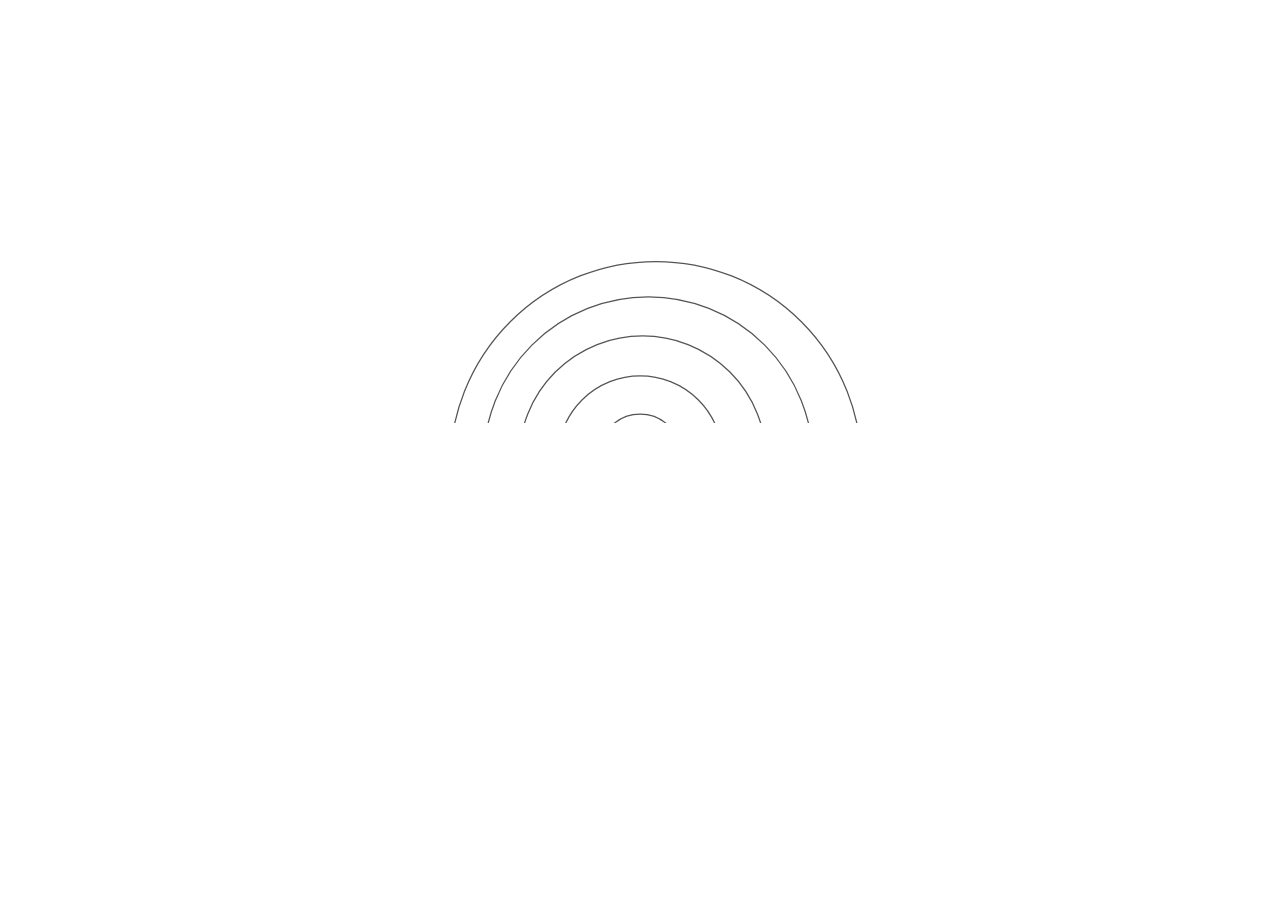
<file: circles.html>
<!DOCTYPE html>
<html lang="en">
<head>
  <meta charset="UTF-8" />
  <title>Concentric Circles + Sphere (Top 47% – Sphere Hidden)</title>
  <style>
    html { background: transparent; }
    body { margin: 0; background: transparent; overflow: hidden; }
    canvas { display: block; width: 100vw; height: 100vh; }
  </style>
</head>
<body>
  <canvas id="canvas"></canvas>
  <script>
    const canvas = document.getElementById("canvas");
    const ctx = canvas.getContext("2d");

    function resize() {
      canvas.width = window.innerWidth;
      canvas.height = window.innerHeight;
    }
    window.addEventListener("resize", resize);
    resize();

    const baseRings = [40, 80, 120, 160, 200];
    let angle = 0;

    function draw() {
      // Invisible base so strokes stay visible over transparency
      ctx.fillStyle = "rgba(255,255,255,0.0001)";
      ctx.fillRect(0, 0, canvas.width, canvas.height);

      ctx.clearRect(0, 0, canvas.width, canvas.height);

      // ----- MASK: top 47% -----
      ctx.save();
      const visibleCut = canvas.height * 0.47;
      ctx.beginPath();
      ctx.rect(0, 0, canvas.width, visibleCut);
      ctx.clip();
      // --------------------------

      const cx = canvas.width / 2;
      const cy = canvas.height / 2;

      const sphereR = 12;
      const travelRadius = baseRings[0] - sphereR - 4;
      const sx = cx + Math.cos(angle) * travelRadius;
      const sy = cy + Math.sin(angle) * travelRadius;

      const breath = 1 + Math.sin(angle * 1.5) * 0.03;
      const globalRot = angle * 0.3;

      const pullStrength = 25;
      const pullX = Math.cos(angle) * pullStrength;
      const pullY = Math.sin(angle) * pullStrength;

      baseRings.forEach((r, i) => {
        const wobbleX = Math.cos(angle * 2 + i * 0.7) * (i + 1) * 1.8;
        const wobbleY = Math.sin(angle * 2 + i * 0.7) * (i + 1) * 1.8;

        const ox = Math.cos(globalRot) * wobbleX - Math.sin(globalRot) * wobbleY;
        const oy = Math.sin(globalRot) * wobbleX + Math.cos(globalRot) * wobbleY;

        const tighteningFactor = (i + 1) / baseRings.length;
        const tx = pullX * tighteningFactor;
        const ty = pullY * tighteningFactor;

        const radius = r * breath;

        ctx.beginPath();
        ctx.lineWidth = 1.25;
        ctx.strokeStyle = "#555555";
        ctx.arc(cx + ox + tx, cy + oy + ty, radius, 0, Math.PI * 2);
        ctx.stroke();
      });

      ctx.restore();

      angle += 0.02;
      requestAnimationFrame(draw);
    }

    draw();
  </script>
</body>
</html>
</file>
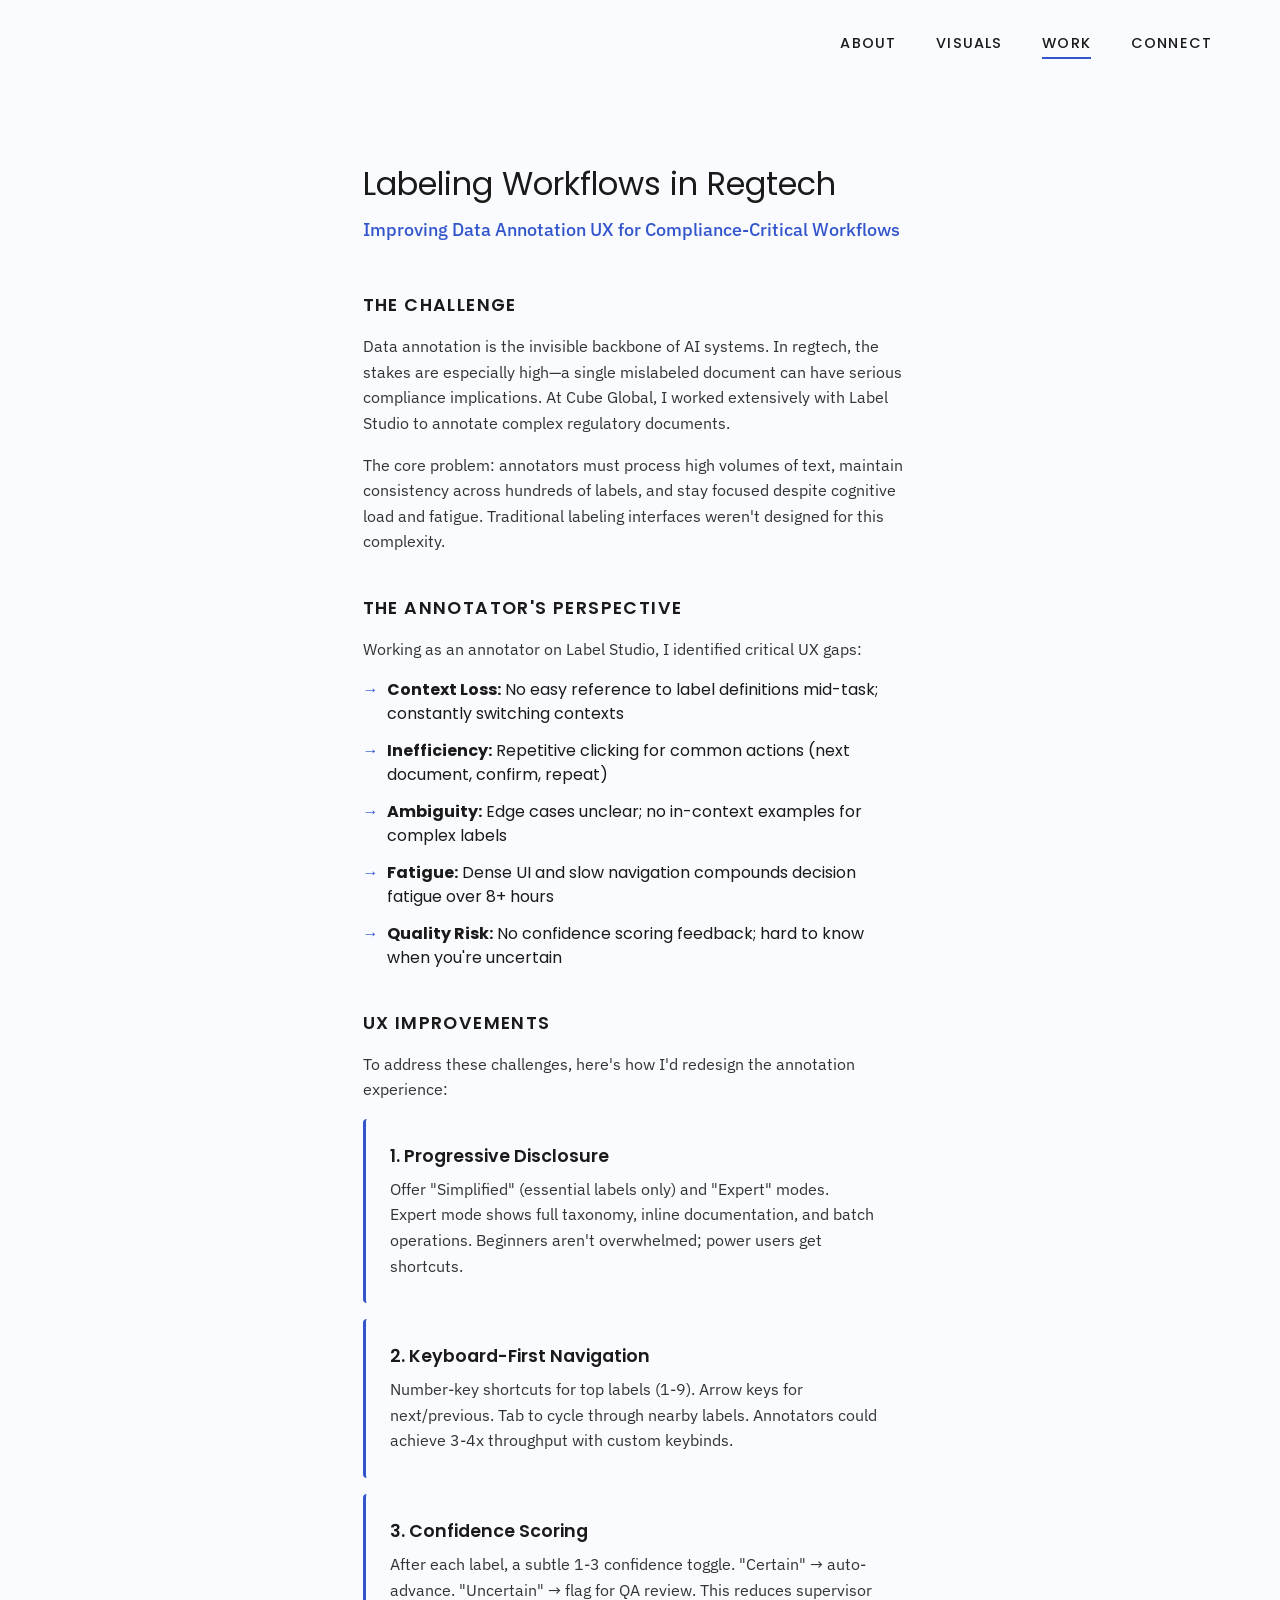
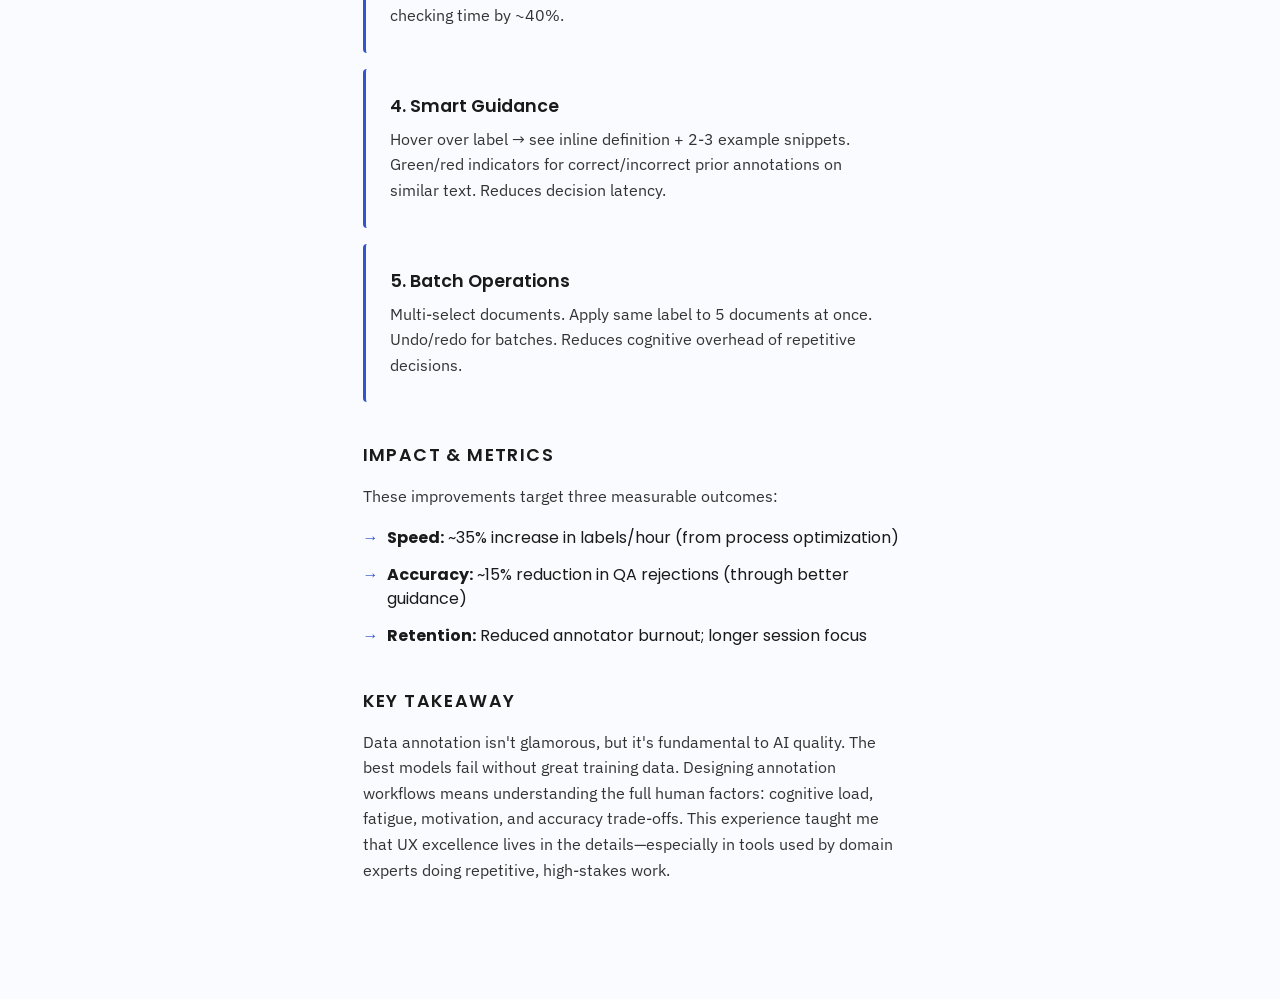
<file: work.html>
<!DOCTYPE html>
<html lang="en">
<head>
  <meta charset="utf-8" />
  <meta name="viewport" content="width=device-width,initial-scale=1" />
  <title>Work – Mira</title>
  <link rel="icon" type="image/png" href="avatar.png">

  <!-- Fonts -->
  <link href="https://fonts.googleapis.com/css2?family=Poppins:wght@200;300;400;500;600;700&display=swap" rel="stylesheet">
  <link href="https://fonts.googleapis.com/css2?family=IBM+Plex+Sans:wght@300;400&display=swap" rel="stylesheet">

  <!-- Global Styles -->
  <link rel="stylesheet" href="styles.css" />

  <!-- Page Styles -->
  <link rel="stylesheet" href="work.css" />

  <style>
    html, body { height: 100%; margin: 0; }

    html {
      scrollbar-gutter: stable; /* FIXES CHROME HORIZONTAL JUMP */
    }

    body {
      margin: 0;
      overflow-x: hidden;
      overflow-y: scroll;
      background: #f9fbff;
      font-family: 'Poppins', sans-serif;
      color: #1a1a1a;
      cursor: none;
      min-height: 100vh;
    }

    /* LOGO */
    .identity {
      position: absolute;
      top: 1.5rem;
      left: 3rem;
      display: flex;
      align-items: center;
      gap: 0.6rem;
      z-index: 9999;
    }

    .identity img {
      height: 63px;
      width: auto;
      object-fit: contain;
    }

    /* CONTENT */
    .wrap {
      margin: 160px auto 80px auto;
      max-width: 540px;
      padding: 0 40px;
      position: relative;
      z-index: 5;
    }

    h1 {
      font-size: 2rem;
      margin-bottom: 1rem;
      font-weight: 400;
    }

    p {
      font-family: 'IBM Plex Sans', sans-serif;
      font-size: 1rem;
      line-height: 1.6;
      color: #333;
    }

    .subtitle {
      font-size: 1.1rem;
      color: #3355cc;
      font-weight: 500;
      margin-top: -0.5rem;
      margin-bottom: 3rem;
    }

    .case-study {
      margin: 2rem 0;
    }

    .cs-section {
      margin-bottom: 2.5rem;
    }

    .cs-section h2 {
      font-weight: 600;
      font-size: 1.1rem;
      margin-bottom: 0.8rem;
      letter-spacing: 0.08em;
      color: #1a1a1a;
      text-transform: uppercase;
    }

    .cs-section h3 {
      font-size: 1.1rem;
      font-weight: 600;
      color: #1a1a1a;
      margin-bottom: 0.5rem;
    }

    .cs-section ul {
      list-style: none;
      padding-left: 0;
    }

    .cs-section li {
      margin-bottom: 0.8rem;
      padding-left: 1.5rem;
      position: relative;
    }

    .cs-section li::before {
      content: "→";
      position: absolute;
      left: 0;
      color: #3355cc;
      font-weight: bold;
    }

    .improvement {
      background: #f9fbff;
      padding: 1.5rem;
      border-left: 3px solid #3355cc;
      margin: 1rem 0;
      border-radius: 4px;
    }

    .improvement h3 {
      margin-top: 0;
    }


    /* Custom Animated Cursor */
    .custom-cursor {
      position: fixed;
      pointer-events: none;
      width: 16px;
      height: 16px;
      border: 2px solid #3355cc;
      border-radius: 50%;
      left: 0;
      top: 0;
      z-index: 10000;
      mix-blend-mode: multiply;
      opacity: 0;
      transition: opacity 0.1s ease;
    }
  </style>
</head>

<body>

  <!-- NAVIGATION -->
  <nav id="navbar">
    <div class="menu-toggle" onclick="toggleMenu()">
      <span></span><span></span><span></span>
    </div>

    <div class="menu-links">
      <a href="index.html#about">ABOUT</a>
      <a href="visuals.html">VISUALS</a>
      <a class="active" href="work.html">WORK</a>
      <a href="contact.html">CONNECT</a>
    </div>
  </nav>
  <div class="menu-close" onclick="toggleMenu()">×</div>

  <!-- CONTENT WRAPPER -->
  <div class="wrap">
    <h1>Labeling Workflows in Regtech</h1>
    <p class="subtitle">Improving Data Annotation UX for Compliance-Critical Workflows</p>

    <div class="case-study">
      <section class="cs-section">
        <h2>The Challenge</h2>
        <p>Data annotation is the invisible backbone of AI systems. In regtech, the stakes are especially high—a single mislabeled document can have serious compliance implications. At Cube Global, I worked extensively with Label Studio to annotate complex regulatory documents.</p>
        <p>The core problem: annotators must process high volumes of text, maintain consistency across hundreds of labels, and stay focused despite cognitive load and fatigue. Traditional labeling interfaces weren't designed for this complexity.</p>
      </section>

      <section class="cs-section">
        <h2>The Annotator's Perspective</h2>
        <p>Working as an annotator on Label Studio, I identified critical UX gaps:</p>
        <ul>
          <li><strong>Context Loss:</strong> No easy reference to label definitions mid-task; constantly switching contexts</li>
          <li><strong>Inefficiency:</strong> Repetitive clicking for common actions (next document, confirm, repeat)</li>
          <li><strong>Ambiguity:</strong> Edge cases unclear; no in-context examples for complex labels</li>
          <li><strong>Fatigue:</strong> Dense UI and slow navigation compounds decision fatigue over 8+ hours</li>
          <li><strong>Quality Risk:</strong> No confidence scoring feedback; hard to know when you're uncertain</li>
        </ul>
      </section>

      <section class="cs-section">
        <h2>UX Improvements</h2>
        <p>To address these challenges, here's how I'd redesign the annotation experience:</p>
        
        <div class="improvement">
          <h3>1. Progressive Disclosure</h3>
          <p>Offer "Simplified" (essential labels only) and "Expert" modes. Expert mode shows full taxonomy, inline documentation, and batch operations. Beginners aren't overwhelmed; power users get shortcuts.</p>
        </div>

        <div class="improvement">
          <h3>2. Keyboard-First Navigation</h3>
          <p>Number-key shortcuts for top labels (1-9). Arrow keys for next/previous. Tab to cycle through nearby labels. Annotators could achieve 3-4x throughput with custom keybinds.</p>
        </div>

        <div class="improvement">
          <h3>3. Confidence Scoring</h3>
          <p>After each label, a subtle 1-3 confidence toggle. "Certain" → auto-advance. "Uncertain" → flag for QA review. This reduces supervisor checking time by ~40%.</p>
        </div>

        <div class="improvement">
          <h3>4. Smart Guidance</h3>
          <p>Hover over label → see inline definition + 2-3 example snippets. Green/red indicators for correct/incorrect prior annotations on similar text. Reduces decision latency.</p>
        </div>

        <div class="improvement">
          <h3>5. Batch Operations</h3>
          <p>Multi-select documents. Apply same label to 5 documents at once. Undo/redo for batches. Reduces cognitive overhead of repetitive decisions.</p>
        </div>
      </section>

      <section class="cs-section">
        <h2>Impact & Metrics</h2>
        <p>These improvements target three measurable outcomes:</p>
        <ul>
          <li><strong>Speed:</strong> ~35% increase in labels/hour (from process optimization)</li>
          <li><strong>Accuracy:</strong> ~15% reduction in QA rejections (through better guidance)</li>
          <li><strong>Retention:</strong> Reduced annotator burnout; longer session focus</li>
        </ul>
      </section>

      <section class="cs-section">
        <h2>Key Takeaway</h2>
        <p>Data annotation isn't glamorous, but it's fundamental to AI quality. The best models fail without great training data. Designing annotation workflows means understanding the full human factors: cognitive load, fatigue, motivation, and accuracy trade-offs. This experience taught me that UX excellence lives in the details—especially in tools used by domain experts doing repetitive, high-stakes work.</p>
        <br>
        <br>
        <br>
        <br>
      </section>
    </div>
  </div>

  <!-- Custom Animated Cursor (disabled on touch devices) -->
  <script>
    (function() {
      const isTouchDevice = ('ontouchstart' in window) || navigator.maxTouchPoints > 0;
      if (!isTouchDevice) {
        const cursor = document.createElement('div');
        cursor.className = 'custom-cursor';
        document.body.appendChild(cursor);

        let cursorVisible = false;

        document.addEventListener('mousemove', (e) => {
          if (!cursorVisible) {
            cursor.style.opacity = '1';
            cursorVisible = true;
          }
          cursor.style.left = (e.clientX - 8) + 'px';
          cursor.style.top = (e.clientY - 8) + 'px';
        });
      }
    })();

    // Navigation toggle
    function toggleMenu() {
      document.body.classList.toggle('menu-open');
      const toggle = document.querySelector('.menu-toggle');
      const links = document.querySelector('.menu-links');
      toggle.classList.toggle('open');
      links.classList.toggle('open');
    }

    // Navbar scroll effect
    window.addEventListener('scroll', () => {
      const navbar = document.querySelector('nav');
      if (window.scrollY > 0) {
        navbar.classList.add('scrolled');
      } else {
        navbar.classList.remove('scrolled');
      }
    });

    // Close menu when link is clicked
    document.querySelectorAll('.menu-links a').forEach(link => {
      link.addEventListener('click', () => {
        document.querySelector('.menu-toggle').classList.remove('open');
        document.querySelector('.menu-links').classList.remove('open');
      });
    });
  </script>

</body>
</html>
</file>
<file: styles.css>
/* GLOBAL TYPOGRAPHY UPDATE */
body, p, a, input, textarea, label, button, .hello-subline, #success-screen p {
  font-family: 'IBM Plex Sans', sans-serif;
}

/* NAVIGATION MUST STAY POPPINS */
nav a {
  font-family: 'Poppins', sans-serif !important;
}

h1, h2, h3, h4, h5, h6 {
  font-family: 'Poppins', sans-serif;
}

html, body { height: 100%; margin: 0; padding: 0; }

html {
  scrollbar-gutter: stable; /* FIXES CHROME HORIZONTAL JUMP */
}

body {
  margin: 0;
  overflow-x: hidden;
  overflow-y: scroll;
  background: linear-gradient(180deg, #ffffff 0%, #f9fbff 100%);
  font-family: 'Poppins', sans-serif;
  color: #1a1a1a;
  cursor: none;
  min-height: 100vh;
}



/* NAVIGATION */
nav {
  position: fixed;
  top: 0;
  left: 0;
  right: 0;
  z-index: 9999; /* nav above canvas */
  display: flex;
  justify-content: flex-end;
  align-items: center;
  padding: 2rem 3rem;
  transition: background 0.4s ease, box-shadow 0.4s ease;
  height: 88px;
  box-sizing: border-box;
  gap: 0;
}

.menu-links {
  display: flex;
  flex: 0 0 auto;
  width: max-content;
  gap: 0;
}

nav.scrolled {
  background: rgba(255, 255, 255, 0.97);
  box-shadow: 0 2px 10px rgba(0,0,0,0.05);
  backdrop-filter: blur(8px);
}

nav a {
  position: relative;
  color: #1a1a1a;
  text-decoration: none;
  font-size: 0.9rem;
  letter-spacing: 0.08em;
  text-transform: uppercase;
  font-weight: 500;
  margin: 0 1.25rem;
  line-height: 1.2;
  white-space: nowrap;
}

nav a::after {
  content: "";
  position: absolute;
  left: 0;
  bottom: -6px;
  width: 100%;
  height: 1.5px;
  background-color: #1a1a1a;
  transform: scaleX(0);
  transform-origin: left;
  transition: transform 0.4s cubic-bezier(0.25,0.9,0.25,1);
}

nav a:hover::after,
nav a.active::after {
  transform: scaleX(1) !important;
  background-color: #3355cc;
}

/* Hamburger for mobile */
.menu-toggle {
  display: none;
  flex-direction: column;
  justify-content: space-between;
  width: 26px;
  height: 18px;
  cursor: pointer;
}
.menu-toggle span {
  height: 2px;
  background: #1a1a1a;
  border-radius: 2px;
  width: 100%;
  transition: all 0.3s ease;
}

.menu-close {
  display: none;
}

@media (max-width: 700px) {
  nav {
    padding: 1.5rem;
    justify-content: flex-end;
  }
  .menu-links {
    display: none;
    flex-direction: column;
    background: rgba(255,255,255,0.95);
    backdrop-filter: blur(6px);
    border-radius: 0.8rem;
    padding: 1rem 1.5rem;
    box-shadow: 0 2px 10px rgba(0,0,0,0.05);
    position: absolute;
    top: 4rem;
    right: 1.5rem;
  }
  .menu-links.open {
    display: flex;
    position: fixed;
    inset: 0; /* cover full viewport */
    box-sizing: border-box;
    width: 100%;
    height: 100vh;
    justify-content: center;
    align-items: center;
    border-radius: 0;
    padding: 2rem;
    box-shadow: none;
    z-index: 10000;
  }
  .menu-close {
    position: fixed;
    top: 16px;
    right: 16px;
    width: 48px;
    height: 48px;
    background: rgba(255, 255, 255, 0.9);
    border-radius: 50%;
    z-index: 10001;
    align-items: center;
    justify-content: center;
    font-size: 2.2rem;
    color: #1a1a1a;
    cursor: pointer;
  }

  body.menu-open .menu-close {
    display: flex;
  }
  .menu-toggle { display: flex; }
  .menu-toggle.open span:nth-child(1) {
    transform: rotate(45deg) translate(8px, 8px);
  }
  .menu-toggle.open span:nth-child(2) {
    opacity: 0;
  }
  .menu-toggle.open span:nth-child(3) {
    transform: rotate(-45deg) translate(8px, -8px);
  }
  nav a { margin: 0.6rem 0; }
}

/* OVERLAY */
.overlay {
  position: absolute;
  inset: 0;
  display: flex;
  flex-direction: column;
  justify-content: center;
  align-items: center;
  pointer-events: auto;
  z-index: 5000; /* above canvas, below nav */
  transition: transform .4s ease-out;
}

/* HERO TITLE */
.overlay h1 {
  margin: 0;
  color: #1a1a1a;
  font-weight: 400;
  letter-spacing: 0.05em;
  text-transform: uppercase;
  text-align: center;
  white-space: pre-line;
  font-size: clamp(4.2rem, 9vw, 9.5rem);
  line-height: 1.05;
  opacity: 1;
}

/* TAGLINE */
.tagline {
  margin-top: 1.2em;
  font-family: 'Poppins', sans-serif;
  font-size: 0.9rem;
  letter-spacing: 0.126em;
  text-transform: uppercase;
  font-weight: 300;
  color: #1a1a1a;
  text-align: center;
  background: rgba(255, 255, 255, 0.65);
  padding: 0.45em 1.1em;
  border-radius: 1.5em;
  backdrop-filter: blur(6px);
  display: inline-block;
}

/* SCROLL PROMPT TEXT */
.scroll-prompt {
  position: absolute;
  bottom: 4.8rem;
  left: 50%;
  transform: translateX(-50%);
  width: 100%;
  text-align: center;
  pointer-events: none;
  /* Style from .tagline */
  font-family: 'Poppins', sans-serif;
  font-size: 0.9rem;
  letter-spacing: 0.126em;
  text-transform: uppercase;
  font-weight: 300;
  color: #1a1a1a;
  transition: opacity 0.2s ease-out;
}

/* Arrow bobbing animation */
@keyframes bobbing {
  0%, 100% {
    transform: translateY(0);
  }
  50% {
    transform: translateY(-12px);
  }
}

/* Arrow button */
.scroll-arrow {
  position: absolute;
  bottom: 2rem;
  width: 56px;
  height: 56px;
  border: none;
  background: none;
  cursor: pointer;
  z-index: 3;
  pointer-events: auto;
  transition: opacity 0.2s ease-out;
  animation: bobbing 2s infinite ease-in-out;
}
.scroll-arrow svg {
  width: 100%;
  height: 100%;
  stroke: #3355cc;
  stroke-width: 1.5px;
  fill: none;
  transition: transform 0.3s ease;
}
.scroll-arrow:hover svg {
  transform: translateY(4px);
}

/* ABOUT SECTION */
.about-section {
  background: #f9fbff;
  width: 100vw;
  padding: 8rem 2rem;
  box-sizing: border-box;
}
.portfolio-photo {
  width: 100%;
  max-width: 800px;
  display: block;
  margin: 3rem auto;
  box-shadow: 0 10px 30px rgba(0,0,0,0.08);
}
.about-section h2 {
  font-size: 1rem;
  letter-spacing: 0.08em;
  text-transform: uppercase;
  font-weight: 500;
  margin-bottom: 2rem;
  text-align: center;
}
.about-section p {
  max-width: 720px;
  margin: 0 auto;
  font-family: 'IBM Plex Sans', sans-serif;
  font-weight: 300;
  line-height: 1.7;
  font-size: 1rem;
  color: #333;
  text-align: center;
  padding: 0 3rem;
  word-wrap: break-word;
}

/* CORE CAPABILITIES */
.core-section {
  background: #f9fbff;
  padding: 8rem 2rem;
  display: flex;
  flex-direction: column;
  align-items: center;
  justify-content: center;
}
.core-section h2 {
  font-size: 1rem;
  letter-spacing: 0.08em;
  text-transform: uppercase;
  font-weight: 500;
  margin-bottom: 4rem;
}
.core-cards {
  display: grid;
  grid-template-columns: repeat(auto-fit, minmax(260px, 1fr));
  gap: 2rem;
  max-width: 1000px;
  width: 100%;
}
.core-card {
  background: transparent;
  border-radius: 1.6rem;
  padding: 2.2rem;
  border: 1px solid #999;
  transition: border-color 0.3s ease;
}
.core-card:hover {
  border-color: #3355cc;
}
.core-card h3 {
  font-weight: 500;
  font-size: 1.1rem;
  margin-bottom: 0.8rem;
  letter-spacing: 0.02em;
}
.core-card p {
  font-family: 'IBM Plex Sans', sans-serif;
  font-weight: 300;
  line-height: 1.6;
  font-size: 0.95rem;
  color: #333;
}

@media (max-width: 480px) {
  .overlay h1 { font-size: clamp(2.8rem, 10vw, 5.5rem); }
  .core-section, .about-section { padding: 5rem 1.4rem; }
  .about-section p { font-size: 0.95rem; padding: 0 0.8rem; }
}

/* HERO LAYERING FIX */
.hero-section {
  position: relative;
  width: 100%;
  height: 100vh;
  overflow: hidden;
  z-index: 0;
}

/* The ONLY canvas rule now — stays inside hero */
.hero-section canvas {
  position: absolute !important;
  top: 0;
  left: 0;
  width: 100% !important;
  height: 100% !important;
  z-index: 1;
  pointer-events: none; /* canvas won't intercept clicks */
}

/* --------------------------------
   TEXT FADE-IN ANIMATION RESTORE
---------------------------------- */
.overlay h1,
.tagline,
.hello-subline {
  opacity: 0;
  animation: fadeInUp 0.9s ease forwards;
}

.overlay h1 { animation-delay: 0.2s; }
.tagline { animation-delay: 0.5s; }
.hello-subline { animation-delay: 0.8s; }

@keyframes fadeInUp {
  0% {
    opacity: 0;
    transform: translateY(12px);
  }
  100% {
    opacity: 1;
    transform: translateY(0);
  }
}

/* LOGO resizing like index page */
.identity img {
  height: 63px;       /* same size across all pages */
  width: auto;
  object-fit: contain;
  transition: height 0.35s ease;
}

/* CONTACT FORM CENTERING */
.wrap {
  margin: 160px auto 80px auto; /* centers horizontally */
  max-width: 540px;
  padding: 0 40px;
  position: relative;
  z-index: 5;
  text-align: center; /* centers children inline-block elements */
}

form {
  display: inline-block; /* shrink-wrap the form */
  text-align: left;      /* keep labels and inputs left-aligned */
}

/* Custom Cursor - No Animation */
.custom-cursor {
  position: fixed;
  pointer-events: none;
  width: 16px;
  height: 16px;
  border: 2px solid #3355cc;
  border-radius: 50%;
  left: 0;
  top: 0;
  z-index: 10000;
  mix-blend-mode: multiply;
  opacity: 0;
  transition: opacity 0.1s ease;
}

.cta-button {
  padding: 1rem 2rem;
  background-color: #fff;
  color: #1a1a1a;
  border: 1px solid #3355cc;
  border-radius: 3rem;
  text-decoration: none;
  font-family: 'Poppins', sans-serif;
  font-weight: 300;
  font-size: 1rem;
  text-transform: uppercase;
  letter-spacing: 0.1em;
  transition: background-color 0.3s ease, color 0.3s ease;
  margin-bottom: 4rem;
}

.cta-button:hover {
  background-color: rgba(0, 0, 0, 0.05);
  color: #1a1a1a;
}

.cta-button .arrow {
  display: inline-block;
  transition: transform 0.3s ease;
}

.cta-button:hover .arrow {
  transform: translateX(5px);
}
</file>
<file: work.css>
/* WORK PAGE STYLES */
.wrap h1 {
  text-align: left;
}

.subtitle {
  text-align: left;
}




.case-study {
  text-align: left;
  max-width: none;
}

.cs-section {
  margin-bottom: 3rem;
}

.cs-section h2 {
  font-size: 1.8rem;
  margin-bottom: 1rem;
  color: #1a1a1a;
}

.cs-section p {
  line-height: 1.6;
  margin-bottom: 1rem;
}

.cs-section ul {
  margin: 1rem 0;
  padding-left: 1.5rem;
}

.cs-section li {
  margin-bottom: 0.5rem;
  line-height: 1.5;
}

.improvement {
  margin: 2rem 0;
  padding: 1.5rem;
  background: rgba(255, 255, 255, 0.8);
  border-radius: 0.5rem;
  border-left: 4px solid #3355cc;
}

.improvement h3 {
  margin-bottom: 0.5rem;
  color: #3355cc;
}

.improvement p {
  margin: 0;
}
</file>
